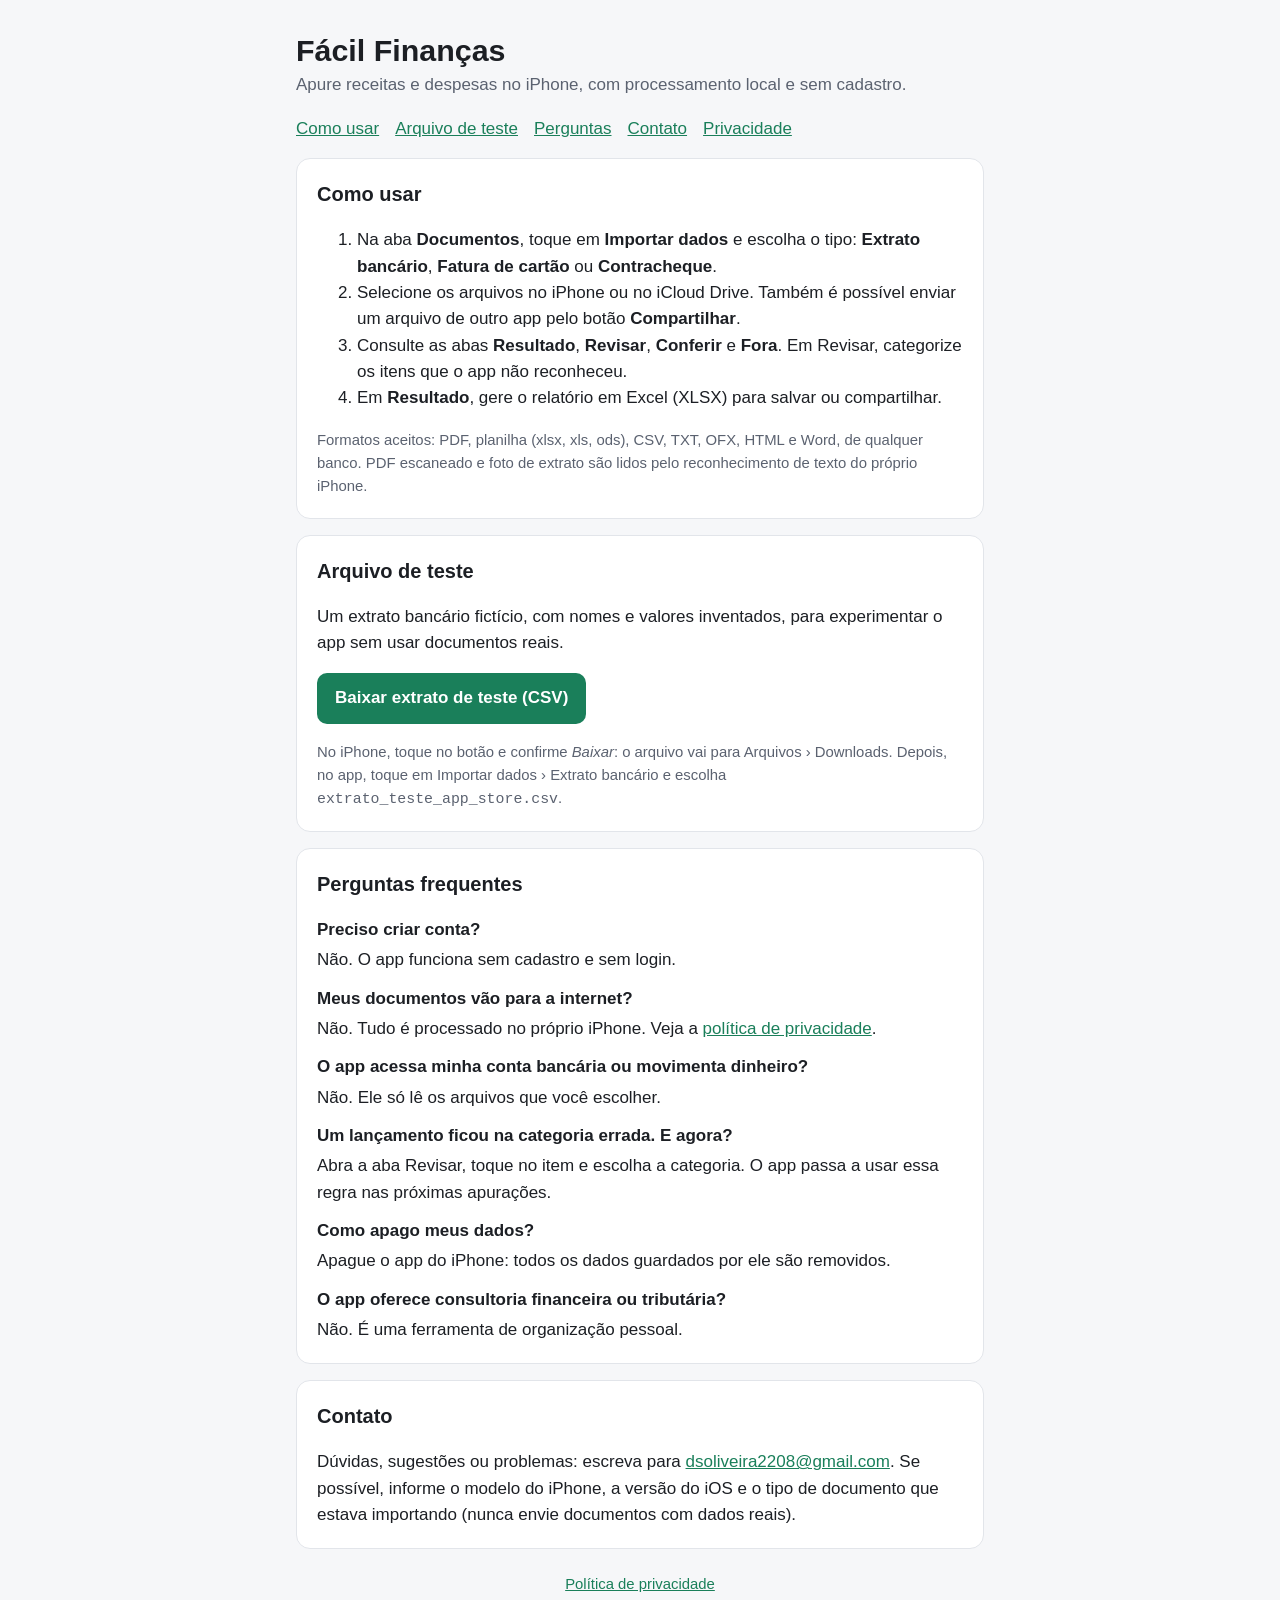
<file: index.html>
<!doctype html>
<html lang="pt-BR">
<head>
<meta charset="utf-8">
<meta name="viewport" content="width=device-width, initial-scale=1">
<title>Fácil Finanças — Suporte</title>
<meta name="description" content="Suporte do app Fácil Finanças para iPhone: como usar, formatos aceitos, arquivo de teste e contato.">
<link rel="stylesheet" href="estilo.css">
</head>
<body>
<main>
  <header>
    <h1>Fácil Finanças</h1>
    <p>Apure receitas e despesas no iPhone, com processamento local e sem cadastro.</p>
    <nav>
      <a href="#como-usar">Como usar</a>
      <a href="#arquivo-de-teste">Arquivo de teste</a>
      <a href="#perguntas">Perguntas</a>
      <a href="#contato">Contato</a>
      <a href="privacidade.html">Privacidade</a>
    </nav>
  </header>

  <section id="como-usar">
    <h2>Como usar</h2>
    <ol>
      <li>Na aba <strong>Documentos</strong>, toque em <strong>Importar dados</strong> e escolha o
        tipo: <strong>Extrato bancário</strong>, <strong>Fatura de cartão</strong> ou
        <strong>Contracheque</strong>.</li>
      <li>Selecione os arquivos no iPhone ou no iCloud Drive. Também é possível enviar um
        arquivo de outro app pelo botão <strong>Compartilhar</strong>.</li>
      <li>Consulte as abas <strong>Resultado</strong>, <strong>Revisar</strong>,
        <strong>Conferir</strong> e <strong>Fora</strong>. Em Revisar, categorize os itens que o
        app não reconheceu.</li>
      <li>Em <strong>Resultado</strong>, gere o relatório em Excel (XLSX) para salvar ou
        compartilhar.</li>
    </ol>
    <p class="suave">Formatos aceitos: PDF, planilha (xlsx, xls, ods), CSV, TXT, OFX, HTML e Word,
      de qualquer banco. PDF escaneado e foto de extrato são lidos pelo reconhecimento de texto
      do próprio iPhone.</p>
  </section>

  <section id="arquivo-de-teste">
    <h2>Arquivo de teste</h2>
    <p>Um extrato bancário fictício, com nomes e valores inventados, para experimentar o app sem
      usar documentos reais.</p>
    <p><a class="botao" href="extrato_teste_app_store.csv" download>Baixar extrato de teste (CSV)</a></p>
    <p class="suave">No iPhone, toque no botão e confirme <em>Baixar</em>: o arquivo vai para
      Arquivos › Downloads. Depois, no app, toque em Importar dados › Extrato bancário e
      escolha <code>extrato_teste_app_store.csv</code>.</p>
  </section>

  <section id="perguntas">
    <h2>Perguntas frequentes</h2>
    <dl>
      <dt>Preciso criar conta?</dt>
      <dd>Não. O app funciona sem cadastro e sem login.</dd>
      <dt>Meus documentos vão para a internet?</dt>
      <dd>Não. Tudo é processado no próprio iPhone. Veja a
        <a href="privacidade.html">política de privacidade</a>.</dd>
      <dt>O app acessa minha conta bancária ou movimenta dinheiro?</dt>
      <dd>Não. Ele só lê os arquivos que você escolher.</dd>
      <dt>Um lançamento ficou na categoria errada. E agora?</dt>
      <dd>Abra a aba Revisar, toque no item e escolha a categoria. O app passa a usar essa
        regra nas próximas apurações.</dd>
      <dt>Como apago meus dados?</dt>
      <dd>Apague o app do iPhone: todos os dados guardados por ele são removidos.</dd>
      <dt>O app oferece consultoria financeira ou tributária?</dt>
      <dd>Não. É uma ferramenta de organização pessoal.</dd>
    </dl>
  </section>

  <section id="contato">
    <h2>Contato</h2>
    <p>Dúvidas, sugestões ou problemas: escreva para
      <a href="mailto:dsoliveira2208@gmail.com">dsoliveira2208@gmail.com</a>. Se possível, informe o modelo do iPhone, a
      versão do iOS e o tipo de documento que estava importando (nunca envie documentos com
      dados reais).</p>
  </section>

  <footer class="suave">
    <a href="privacidade.html">Política de privacidade</a>
  </footer>
</main>
</body>
</html>
</file>
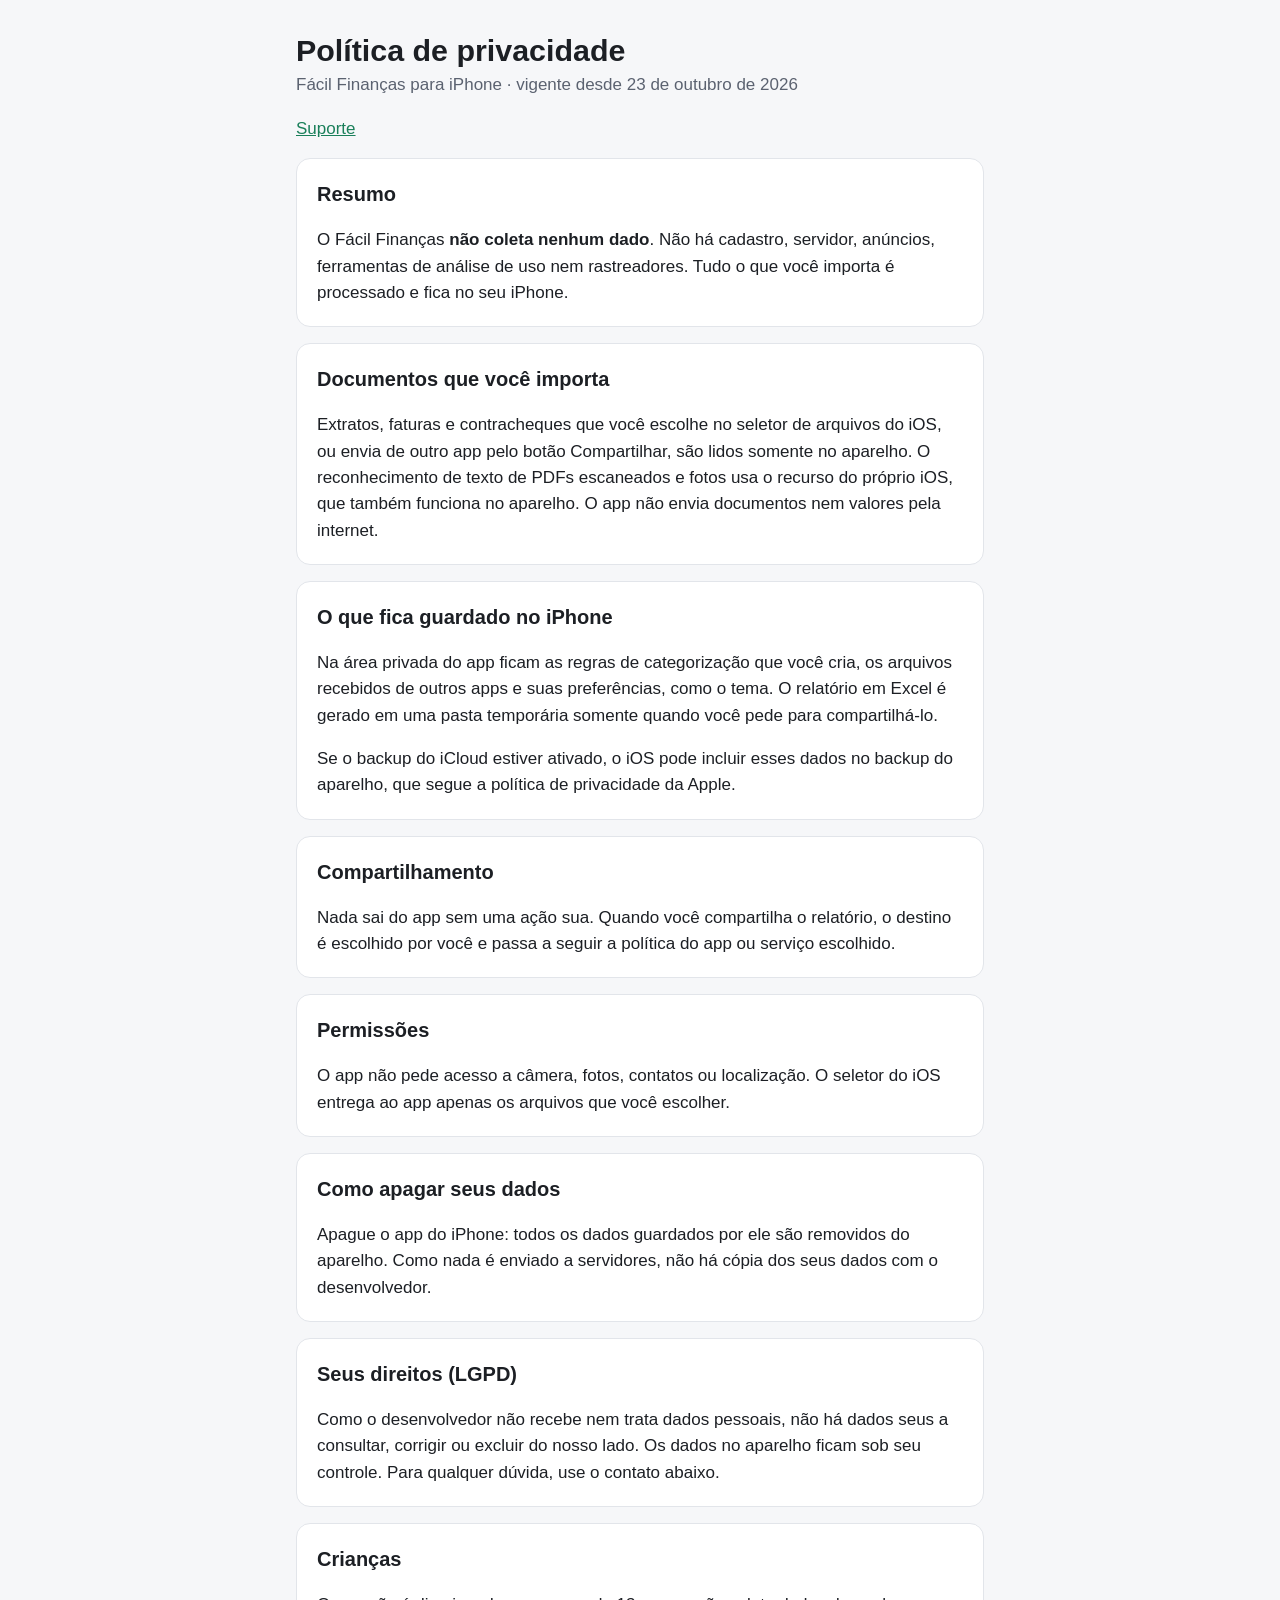
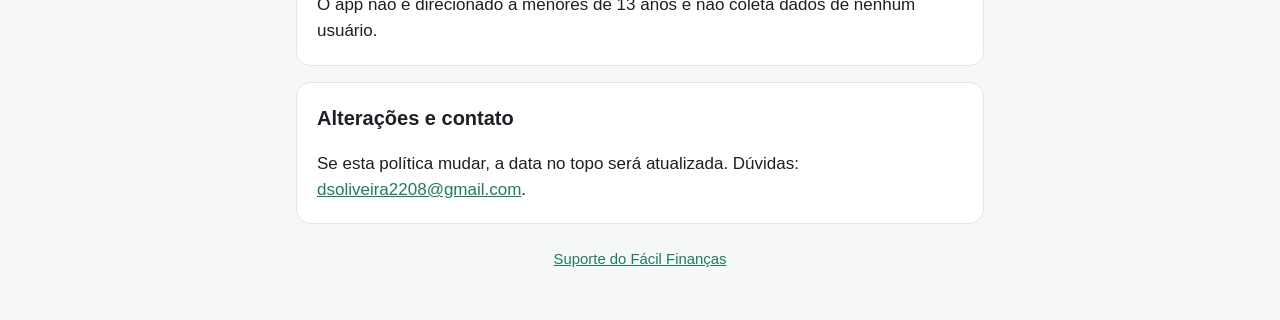
<file: privacidade.html>
<!doctype html>
<html lang="pt-BR">
<head>
<meta charset="utf-8">
<meta name="viewport" content="width=device-width, initial-scale=1">
<title>Fácil Finanças — Privacidade</title>
<meta name="description" content="Política de privacidade do app Fácil Finanças para iPhone: nenhum dado é coletado.">
<link rel="stylesheet" href="estilo.css">
</head>
<body>
<main>
  <header>
    <h1>Política de privacidade</h1>
    <p>Fácil Finanças para iPhone · vigente desde 23 de outubro de 2026</p>
    <nav><a href="./">Suporte</a></nav>
  </header>

  <section>
    <h2>Resumo</h2>
    <p>O Fácil Finanças <strong>não coleta nenhum dado</strong>. Não há cadastro, servidor,
      anúncios, ferramentas de análise de uso nem rastreadores. Tudo o que você importa é
      processado e fica no seu iPhone.</p>
  </section>

  <section>
    <h2>Documentos que você importa</h2>
    <p>Extratos, faturas e contracheques que você escolhe no seletor de arquivos do iOS, ou envia
      de outro app pelo botão Compartilhar, são lidos somente no aparelho. O reconhecimento de
      texto de PDFs escaneados e fotos usa o recurso do próprio iOS, que também funciona no
      aparelho. O app não envia documentos nem valores pela internet.</p>
  </section>

  <section>
    <h2>O que fica guardado no iPhone</h2>
    <p>Na área privada do app ficam as regras de categorização que você cria, os arquivos
      recebidos de outros apps e suas preferências, como o tema. O relatório em Excel é gerado
      em uma pasta temporária somente quando você pede para compartilhá-lo.</p>
    <p>Se o backup do iCloud estiver ativado, o iOS pode incluir esses dados no backup do
      aparelho, que segue a política de privacidade da Apple.</p>
  </section>

  <section>
    <h2>Compartilhamento</h2>
    <p>Nada sai do app sem uma ação sua. Quando você compartilha o relatório, o destino é
      escolhido por você e passa a seguir a política do app ou serviço escolhido.</p>
  </section>

  <section>
    <h2>Permissões</h2>
    <p>O app não pede acesso a câmera, fotos, contatos ou localização. O seletor do iOS entrega
      ao app apenas os arquivos que você escolher.</p>
  </section>

  <section>
    <h2>Como apagar seus dados</h2>
    <p>Apague o app do iPhone: todos os dados guardados por ele são removidos do aparelho.
      Como nada é enviado a servidores, não há cópia dos seus dados com o desenvolvedor.</p>
  </section>

  <section>
    <h2>Seus direitos (LGPD)</h2>
    <p>Como o desenvolvedor não recebe nem trata dados pessoais, não há dados seus a consultar,
      corrigir ou excluir do nosso lado. Os dados no aparelho ficam sob seu controle. Para
      qualquer dúvida, use o contato abaixo.</p>
  </section>

  <section>
    <h2>Crianças</h2>
    <p>O app não é direcionado a menores de 13 anos e não coleta dados de nenhum usuário.</p>
  </section>

  <section>
    <h2>Alterações e contato</h2>
    <p>Se esta política mudar, a data no topo será atualizada. Dúvidas:
      <a href="mailto:dsoliveira2208@gmail.com">dsoliveira2208@gmail.com</a>.</p>
  </section>

  <footer class="suave">
    <a href="./">Suporte do Fácil Finanças</a>
  </footer>
</main>
</body>
</html>
</file>
<file: estilo.css>
:root {
  --fundo: #f6f7f9;
  --cartao: #ffffff;
  --texto: #1c1f24;
  --suave: #5b6270;
  --borda: #e2e5ea;
  --destaque: #1a7f5a;
  --destaque-texto: #ffffff;
  color-scheme: light dark;
}

@media (prefers-color-scheme: dark) {
  :root {
    --fundo: #111316;
    --cartao: #1b1e23;
    --texto: #eceef1;
    --suave: #a3a9b4;
    --borda: #2c3038;
    --destaque: #3ccf95;
    --destaque-texto: #0b1a13;
  }
}

* { box-sizing: border-box; }

body {
  margin: 0;
  background: var(--fundo);
  color: var(--texto);
  font: 17px/1.55 -apple-system, BlinkMacSystemFont, "Segoe UI", Roboto, Helvetica, Arial, sans-serif;
  -webkit-text-size-adjust: 100%;
}

main {
  max-width: 720px;
  margin: 0 auto;
  padding: 32px 16px 48px;
}

header p { color: var(--suave); margin-top: 4px; }

h1 { font-size: 1.9rem; line-height: 1.2; margin: 0; }
h2 { font-size: 1.25rem; margin: 0 0 8px; }

section {
  background: var(--cartao);
  border: 1px solid var(--borda);
  border-radius: 14px;
  padding: 20px;
  margin-top: 16px;
}

section > :last-child { margin-bottom: 0; }

nav { margin-top: 12px; display: flex; gap: 16px; flex-wrap: wrap; }

a { color: var(--destaque); }

.botao {
  display: inline-block;
  background: var(--destaque);
  color: var(--destaque-texto);
  text-decoration: none;
  font-weight: 600;
  padding: 12px 18px;
  border-radius: 10px;
}

.suave { color: var(--suave); font-size: 0.93rem; }

dt { font-weight: 600; margin-top: 12px; }
dd { margin: 4px 0 0; }

footer { margin-top: 24px; text-align: center; }
</file>
